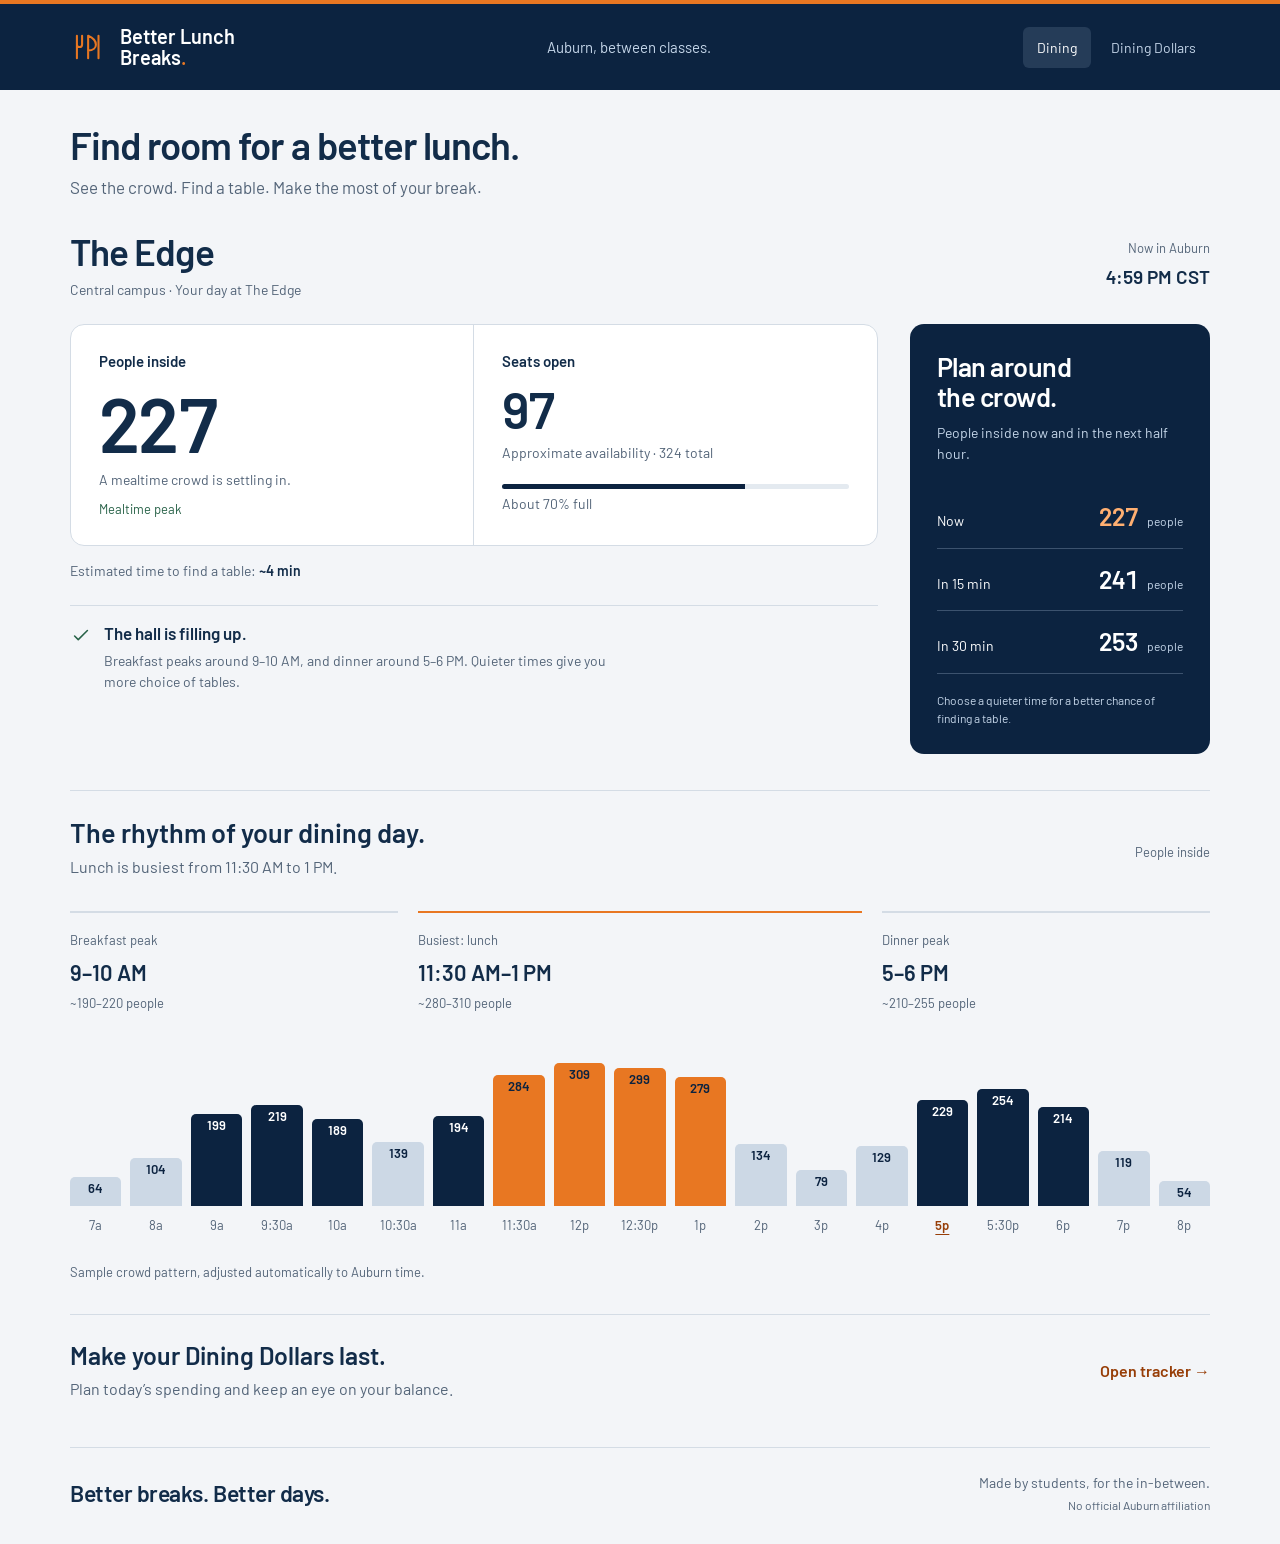
<file: index.html>
<!doctype html>
<html lang="en">
<head>
<meta charset="utf-8"><meta name="viewport" content="width=device-width, initial-scale=1"><meta name="theme-color" content="#0c2340">
<meta name="description" content="Find a table at Auburn with dining hall crowd levels, rough open seating, and a personal Dining Dollars tracker.">
<title>Better Lunch Breaks · Auburn dining</title>
<link rel="preload" href="assets/fonts/barlow-regular.ttf" as="font" type="font/ttf" crossorigin><link rel="stylesheet" href="styles.css">
<script defer src="data.js"></script><script defer src="dining.js"></script>
</head><body>
<a class="skip" href="#main">Skip to content</a>
<header class="topbar"><a class="brand" href="./"><svg class="brand-icon" viewBox="0 0 44 44" aria-hidden="true"><path d="M8 9v26M14 9v10a3 3 0 0 1-6 0M21 9v26M21 9c12 5 12 17 0 17M33 9v26"/></svg><span>Better Lunch<span>Breaks<span class="brand-dot">.</span></span></span></a><span class="campus">Auburn, between classes.</span><nav class="page-nav" aria-label="Main navigation"><a href="./" aria-current="page">Dining</a><a href="dollars.html">Dining Dollars</a></nav></header>
<main id="main"><div class="intro"><div><h1>Find room for a better lunch.</h1><p>See the crowd. Find a table. Make the most of your break.</p></div></div>
<section aria-labelledby="hall-title"><div class="detail-heading"><div><h2 id="hall-title">The Edge</h2><p>Central campus · Your day at The Edge</p></div><div class="current-time"><span>Now in Auburn</span><time id="dining-clock"></time></div></div>
<div class="dining-layout"><div class="dining-main"><div class="stats"><div class="wait"><span class="stat-label">People inside</span><strong><span id="people-count" class="metric-value">—</span></strong><p id="crowd-detail"></p><span id="crowd" class="crowd"></span></div><div class="capacity"><span class="stat-label">Seats open</span><div class="seat-number"><strong id="open-count" class="range-value"></strong></div><p>Approximate availability · 324 total</p><div class="meter" aria-hidden="true"><div id="meter-fill"></div></div><p id="occupancy"></p></div></div><p class="table-wait">Estimated time to find a table: <strong>~<span id="wait-count">—</span> min</strong></p><div class="recommendation"><svg viewBox="0 0 24 24" aria-hidden="true"><path d="m5 12 4 4L19 6"/></svg><div><h3 id="recommendation-title"></h3><p id="recommendation-copy"></p></div></div></div><aside class="forecast" aria-labelledby="forecast-title"><div class="forecast-intro"><h3 id="forecast-title">Plan around the crowd.</h3><p>People inside now and in the next half hour.</p></div><div id="forecast" class="forecast-times"></div><p class="forecast-note">Choose a quieter time for a better chance of finding a table.</p></aside></div>
<section class="rush-section" aria-labelledby="rush-title"><div class="section-head"><div><h3 id="rush-title">The rhythm of your dining day.</h3><p>Lunch is busiest from 11:30 AM to 1 PM.</p></div><span class="local-note">People inside</span></div><div class="meal-periods"><div><span>Breakfast peak</span><strong>9–10 AM</strong><small>~190–220 people</small></div><div class="lunch-period"><span>Busiest: lunch</span><strong>11:30 AM–1 PM</strong><small>~280–310 people</small></div><div><span>Dinner peak</span><strong>5–6 PM</strong><small>~210–255 people</small></div></div><div class="rush-chart-scroll" tabindex="0" role="region" aria-label="Daily crowd chart. Scroll to see all times."><div id="rush-chart" class="rush-chart"></div></div></section>
<p class="local-note sample-note">Sample crowd pattern, adjusted automatically to Auburn time.</p></section>
<a class="budget-link" href="dollars.html"><div><h2>Make your Dining Dollars last.</h2><p>Plan today’s spending and keep an eye on your balance.</p></div><span>Open tracker →</span></a>
</main><footer><span class="footer-brand">Better breaks. Better days.</span><span>Made by students, for the in-between.<small>No official Auburn affiliation</small></span></footer>
</body></html>
</file>
<file: styles.css>
@font-face {
  font-family: Barlow;
  src: url('assets/fonts/barlow-regular.ttf') format('truetype');
  font-weight: 400;
  font-display: swap;
}
@font-face {
  font-family: Barlow;
  src: url('assets/fonts/barlow-semibold.ttf') format('truetype');
  font-weight: 600 800;
  font-display: swap;
}
:root {
  --navy: #0c2340;
  --orange: #e87722;
  --orange-ink: #973e08;
  --paper: #f3f5f8;
  --white: #ffffff;
  --text: #122c49;
  --muted: #536478;
  --line: #d4dce5;
  --soft-blue: #e9eff6;
  --soft-orange: #fff0e3;
  --green: #286248;
  --soft-green: #edf5ef;
  --radius: 14px;
  font-family: Barlow, Arial, sans-serif;
  font-synthesis: none;
  color: var(--text);
  background: var(--paper);
  line-height: 1.5;
  scrollbar-color: #7b8da2 var(--paper);
}
* { box-sizing: border-box; }
body { margin: 0; }
::selection { background: var(--orange); color: var(--navy); }
h1, h2, h3, p { margin: 0; }
h1, h2, h3 { font-weight: 600; line-height: 1.12; text-wrap: balance; }
button, input, select { font: inherit; }
button, a, input, select { touch-action: manipulation; }
button { cursor: pointer; color: inherit; min-height: 46px; }
button, a { -webkit-tap-highlight-color: transparent; }
button { transition: background-color 160ms ease-out, color 160ms ease-out; }
a { color: inherit; text-underline-offset: 4px; }
button:focus-visible, a:focus-visible, summary:focus-visible, input:focus-visible, select:focus-visible {
  outline: 3px solid var(--orange-ink);
  outline-offset: 4px;
}
.topbar button:focus-visible, .topbar a:focus-visible { outline-color: #ffc68f; }
button:disabled { cursor: default; opacity: .55; }
[hidden] { display: none !important; }
svg { width: 22px; height: 22px; flex-shrink: 0; fill: none; stroke: currentColor; stroke-width: 1.7; stroke-linecap: round; stroke-linejoin: round; }
.topbar { display: flex; justify-content: space-between; align-items: center; gap: 24px; padding: 22px max(28px, calc((100vw - 1140px) / 2)); background: var(--navy); color: white; border-top: 4px solid var(--orange); }
.brand { display: flex; gap: 12px; align-items: center; text-decoration: none; font-size: 20px; font-weight: 600; line-height: 1.03; }
.brand > span > span { display: block; }
.brand .brand-dot { color: var(--orange); }
.brand-icon { width: 38px; height: 42px; stroke: var(--orange); stroke-width: 2.4; }
.campus { color: #c5d6e9; font-size: 15px; }
.profile { display: flex; align-items: center; gap: 10px; background: transparent; color: white; border: 1px solid #5a6c83; padding: 8px 14px; border-radius: 8px; font-size: 14px; }
.profile:hover { background: #253c58; }
main { width: min(1140px, calc(100% - 56px)); margin: 0 auto; padding: 34px 0 20px; }
.intro { display: flex; justify-content: space-between; align-items: center; gap: 24px; margin-bottom: 30px; }
h1 { font-size: clamp(26px, 3vw, 40px); letter-spacing: -.025em; }
.intro p { color: var(--muted); margin-top: 8px; font-size: 17px; }
.text-button { display: inline-flex; gap: 7px; align-items: center; background: none; border: none; padding: 5px 0; font-size: 14px; text-decoration: underline; text-underline-offset: 4px; }
.text-button svg { width: 16px; height: 16px; }
.local-note { font-size: 13px; color: var(--muted); line-height: 1.6; }
.detail-heading { display: flex; align-items: center; justify-content: space-between; gap: 20px; margin-bottom: 24px; }
.detail-heading h2 { font-size: 37px; letter-spacing: -.025em; }
.detail-heading p { margin-top: 7px; color: var(--muted); font-size: 14px; }
.detail-heading p span { margin: 0 5px; color: #9aa6b5; }
.dining-layout { display: grid; grid-template-columns: minmax(0, 1fr) 300px; gap: 32px; align-items: stretch; }
.dining-main { min-width: 0; }
.stats { display: grid; grid-template-columns: 1.35fr 1fr; background: var(--white); border-radius: var(--radius); border: 1px solid var(--line); }
.stats > div { padding: 25px 28px; }
.capacity { border-right: 1px solid var(--line); }
.stat-label { display: flex; align-items: center; justify-content: space-between; gap: 10px; font-size: 15px; font-weight: 600; }
.stat-label > span { font-size: 12px; font-weight: 400; color: var(--muted); }
.seat-number { display: flex; align-items: baseline; gap: 12px; margin-top: 9px; }
.stats strong { font-size: 76px; font-weight: 600; letter-spacing: -.035em; line-height: 1.1; font-variant-numeric: tabular-nums; }
.seat-number > span { font-size: 14px; color: var(--muted); }
.stats p { font-size: 14px; color: var(--muted); margin-top: 4px; }
.meter { height: 5px; border-radius: 3px; background: #e4eaf0; margin-top: 21px; overflow: hidden; }
.meter > div { height: 100%; background: var(--navy); transition: width 220ms ease-out; }
.crowd { display: block; margin-top: 10px; font-size: 13px; color: var(--green); }
.wait { position: relative; }
.wait > strong { display: block; margin-top: 9px; }
.wait > strong > span { font-size: 26px; letter-spacing: -.02em; font-weight: 400; }
.primary, .secondary { display: inline-flex; justify-content: center; align-items: center; gap: 22px; padding: 13px 20px; min-height: 50px; border-radius: 7px; font-weight: 600; font-size: 16px; }
.primary { background: var(--navy); color: white; border: 1px solid var(--navy); }
.primary:hover { background: #244769; }
.secondary { border: 1px solid #718298; color: var(--navy); background: transparent; }
.secondary:hover { background: var(--soft-blue); }
.recommendation { display: flex; align-items: flex-start; gap: 12px; padding: 18px 0 0; border-top: 1px solid var(--line); }
.recommendation > svg { color: var(--green); margin-top: 1px; }
.recommendation h3 { font-size: 17px; }
.recommendation p { color: var(--muted); font-size: 14px; max-width: 65ch; margin-top: 7px; }
.forecast { background: var(--navy); color: white; border-radius: var(--radius); padding: 27px; display: flex; flex-direction: column; justify-content: space-between; }
.forecast h3 { font-size: 27px; letter-spacing: -.02em; }
.forecast-intro p { font-size: 14px; color: #c5d6e9; margin-top: 11px; }
.forecast-times { margin-top: 22px; }
.forecast-times > div { display: grid; grid-template-columns: 1fr auto auto; gap: 9px; align-items: baseline; padding: 12px 0; border-bottom: 1px solid #3c526e; font-size: 14px; }
.forecast-times strong { font-weight: 600; font-size: 25px; font-variant-numeric: tabular-nums; }
.forecast-times small { color: #c5d6e9; font-size: 12px; }
.forecast-now strong { color: #ffaf71; }
.forecast-note { color: #c5d6e9; font-size: 12px; margin-top: 17px; }
.forecast-note br { display: none; }
.status { font-size: 14px; color: var(--muted); margin: 25px 0 0; padding: 13px 0; border-bottom: 1px solid var(--line); }
.about { margin-top: 30px; color: var(--muted); font-size: 14px; }
.about summary { cursor: pointer; padding: 10px 0; }
.about p { margin-top: 8px; max-width: 75ch; }
footer { width: min(1140px, calc(100% - 56px)); margin: 22px auto 0; padding: 24px 0 30px; border-top: 1px solid var(--line); display: flex; justify-content: space-between; align-items: center; gap: 20px; }
.footer-brand { font-size: 23px; font-weight: 600; letter-spacing: -.02em; }
footer > span:last-child { color: var(--muted); font-size: 14px; text-align: right; }
footer small { display: block; font-size: 12px; margin-top: 3px; }
label { display: block; font-size: 14px; margin: 20px 0 7px; }
input, select { width: 100%; min-height: 48px; border: 1px solid #718298; border-radius: 6px; padding: 11px; color: var(--text); background: white; caret-color: var(--orange-ink); }
input::placeholder { color: #5a697b; }
.skip { position: fixed; top: 10px; left: 15px; transform: translateY(-200%); z-index: 10; background: white; color: var(--navy); padding: 12px 17px; border-radius: 5px; }
.skip:focus { transform: none; }
@media (max-width: 1000px) {
  .dining-layout { grid-template-columns: minmax(0, 1fr) 260px; gap: 23px; }
  .stats > div { padding: 22px 20px; }
  .seat-number { gap: 6px; }
  .seat-number > span { font-size: 12px; }
  .stats strong { font-size: 66px; }
  .forecast { padding: 23px; }
  .forecast h3 { font-size: 25px; }
  .intro { align-items: flex-start; flex-direction: column; gap: 12px; }
  .campus { display: none; }
}
@media (max-width: 760px) {
  .topbar { padding: 15px 22px; gap: 16px; }
  .brand { font-size: 17px; gap: 8px; }
  .brand-icon { width: 29px; height: 36px; }
  .profile { padding: 7px 10px; font-size: 12px; min-height: 44px; gap: 6px; }
  main { width: calc(100% - 40px); padding-top: 24px; }
  .intro { gap: 7px; margin-bottom: 24px; }
  h1 { font-size: 28px; max-width: 330px; }
  .intro p { font-size: 15px; margin-top: 7px; }
  .text-button { min-height: 36px; font-size: 13px; }
  .detail-heading { margin-bottom: 18px; gap: 12px; align-items: flex-start; }
  .detail-heading h2 { font-size: 32px; }
  .detail-heading p { font-size: 12px; margin-top: 6px; }
  .detail-heading p span { margin: 0 2px; }
  .dining-layout { display: flex; flex-direction: column; gap: 25px; }
  .stats > div { padding: 18px 16px; }
  .stats { grid-template-columns: 1.1fr 1fr; }
  .stat-label { font-size: 14px; gap: 7px; }
  .stat-label > span { font-size: 11px; }
  .stats strong { font-size: 61px; }
  .seat-number { display: block; margin-top: 8px; }
  .seat-number > span { display: block; font-size: 12px; }
  .stats p { font-size: 12px; }
  .meter { margin-top: 14px; }
  .crowd { font-size: 12px; line-height: 1.4; }
  .wait > strong { margin-top: 8px; }
  .wait > strong > span { font-size: 22px; }
  .recommendation { padding-top: 17px; gap: 10px; }
  .recommendation h3 { font-size: 16px; }
  .recommendation p { font-size: 14px; }
  .forecast { padding: 22px; }
  .forecast-intro { display: flex; align-items: flex-start; gap: 20px; }
  .forecast h3 { font-size: 23px; flex: 1; }
  .forecast-intro p { font-size: 13px; margin: 0; max-width: 120px; }
  .forecast-times { display: grid; grid-template-columns: repeat(3, 1fr); gap: 10px; margin-top: 18px; }
  .forecast-times > div { display: flex; align-items: flex-start; flex-direction: column; gap: 2px; padding: 0 0 12px; font-size: 12px; }
  .forecast-times strong { font-size: 29px; }
  .forecast-times small { font-size: 12px; }
  .forecast-note { font-size: 12px; margin-top: 13px; }
  .status { margin-top: 15px; font-size: 13px; }
  .section-head { align-items: flex-start; gap: 10px; }
  .section-head h3 { font-size: 28px; }
  .section-head p { font-size: 13px; }
  .floor-plan { padding: 17px 14px 5px; }
  footer { width: calc(100% - 40px); flex-direction: column; align-items: flex-start; gap: 8px; margin-top: 12px; }
  footer > span:last-child { text-align: left; font-size: 13px; }
  footer small { font-size: 12px; }
}
@media (max-width: 360px) {
  .detail-heading { flex-wrap: wrap; gap: 5px; }
  .stats > div { padding: 16px 12px; }
  .stat-label { flex-wrap: wrap; gap: 3px; }
}
@media (prefers-reduced-motion: reduce) {
  *, *::before, *::after { transition: none !important; scroll-behavior: auto !important; }
}
/* Hall estimates and personal budget share the Auburn type and color system. */
.profile { text-decoration: none; }
.scenario { max-width: 240px; }
.scenario label { margin-top: 0; }
.stats { grid-template-columns: 1fr 1fr; }
.stats .wait { border-right: 1px solid var(--line); }
.stats .capacity { border-right: 0; }
.stats .metric-value { font-size: inherit; font-weight: 600; }
.stats .range-value { font-size: clamp(38px, 4vw, 59px); }
.recommendation { margin-top: 24px; }
.assumptions { margin-top: 24px; font-size: 14px; color: var(--muted); }
summary { cursor: pointer; min-height: 44px; padding: 10px 0; }
.assumptions > p { margin: 10px 0; max-width: 70ch; }
.form-grid { display: grid; grid-template-columns: 1fr 1fr; gap: 0 16px; }
form button[type=submit] { margin-top: 20px; }
#scan-status { margin-top: 12px; color: var(--orange-ink); }
.budget-section { margin-top: 52px; padding-top: 34px; border-top: 1px solid var(--line); scroll-margin-top: 20px; }
.section-head { display: flex; justify-content: space-between; align-items: center; gap: 20px; }
.section-head h2 { font-size: clamp(26px, 3vw, 34px); letter-spacing: -.025em; }
.section-head p { color: var(--muted); margin: 8px 0; }
.section-head a { flex-shrink: 0; }
.budget-layout { display: grid; grid-template-columns: minmax(0, 1.35fr) minmax(0, 1fr); gap: 40px; margin-top: 24px; }
.balance-line { display: grid; grid-template-columns: 1fr 1fr; gap: 20px; padding: 25px 0; }
.balance-line span { display: block; color: var(--muted); font-size: 14px; }
.balance-line strong { display: block; font-size: clamp(30px, 3.3vw, 46px); font-weight: 600; font-variant-numeric: tabular-nums; letter-spacing: -.025em; }
.balance-line > div:last-child strong { color: var(--orange-ink); }
#pace { font-size: 14px; margin-bottom: 12px; }
.budget-meter { height: 6px; border-radius: 4px; background: var(--line); overflow: hidden; margin: 16px 0 10px; }
.budget-meter > div { height: 100%; background: var(--green); }
#purchase-form { margin-top: 28px; }
#purchase-form h3, .budget-settings h3, .history-head h3, .empty-state h3 { font-size: 23px; }
.budget-settings { background: white; border: 1px solid var(--line); border-radius: 14px; padding: 26px; scroll-margin-top: 20px; }
.budget-settings > p { margin-top: 10px; }
.quick-amounts { display: flex; gap: 10px; margin-top: 14px; }
.quick-amounts button { flex: 1; border: 1px solid var(--line); border-radius: 6px; background: white; }
.quick-amounts button:hover { background: var(--soft-orange); }
.history-head { display: flex; align-items: center; justify-content: space-between; gap: 16px; margin-top: 32px; }
.history { list-style: none; padding: 0; margin: 16px 0 0; }
.history li { display: flex; gap: 20px; align-items: center; padding: 15px 0; border-top: 1px solid var(--line); }
.history li > div { flex: 1; min-width: 0; overflow-wrap: anywhere; }
.history strong, .history small { display: block; }
.history small { color: var(--muted); font-size: 12px; }
.history li > span { font-variant-numeric: tabular-nums; white-space: nowrap; }
.empty-state { padding: 24px 0; }
.empty-state p { color: var(--muted); margin-top: 10px; }
input[type=date] { min-width: 0; }
@media (max-width: 760px) {
  .detail-heading { flex-direction: column; }
  .scenario { max-width: none; width: 100%; }
  .stats { grid-template-columns: 1fr 1fr; }
  .stats .range-value { font-size: 34px; }
  .budget-layout { grid-template-columns: 1fr; gap: 24px; }
  .budget-settings { padding: 20px; }
  .section-head { align-items: flex-start; }
  .section-head a { font-size: 13px; }
  .budget-section { margin-top: 36px; padding-top: 26px; }
  .balance-line { gap: 12px; }
  .balance-line strong { font-size: 32px; }
  .history li { gap: 12px; }
}
@media (max-width: 370px) {
  .form-grid { grid-template-columns: 1fr; }
  .balance-line strong { font-size: 28px; }
  .stats > div { padding: 16px 12px; }
  .stats .range-value { font-size: 29px; }
}
.form-grid { grid-template-columns: repeat(2, minmax(0, 1fr)); }
.form-grid > div, .budget-layout > div, .budget-settings { min-width: 0; }
@media (max-width: 370px) { .form-grid { grid-template-columns: 1fr; } }
.page-nav { display: flex; align-items: center; gap: 6px; }
.page-nav a { color: #c5d6e9; text-decoration: none; border-radius: 6px; padding: 10px 14px; font-size: 14px; }
.page-nav a[aria-current=page] { background: #253c58; color: white; }
.page-nav a:hover { color: white; background: #253c58; }
.rush-section { margin-top: 36px; padding-top: 26px; border-top: 1px solid var(--line); }
.rush-section h3 { font-size: 27px; }
.rush-chart { display: grid; grid-template-columns: repeat(8, minmax(0, 1fr)); gap: 22px; align-items: end; margin-top: 26px; }
.rush-column { display: flex; flex-direction: column; justify-content: flex-end; align-items: center; gap: 10px; font-size: 13px; color: var(--muted); }
.rush-bar { width: 100%; background: #ccd8e5; border-radius: 5px 5px 0 0; display: flex; justify-content: center; align-items: flex-start; color: var(--navy); min-height: 24px; }
.rush-column:nth-child(4) .rush-bar { background: var(--orange); }
.rush-column:nth-child(5) .rush-bar { background: var(--navy); color: white; }
.rush-bar strong { padding-top: 2px; font-size: 13px; }
.sample-note { margin-top: 16px; }
.budget-link { display: flex; justify-content: space-between; align-items: center; gap: 24px; border-top: 1px solid var(--line); margin-top: 32px; padding: 26px 0 4px; text-decoration: none; }
.budget-link h2 { font-size: 25px; }
.budget-link p { color: var(--muted); margin-top: 8px; }
.budget-link > span { color: var(--orange-ink); font-weight: 600; white-space: nowrap; }
.tracker { border: 0; padding-top: 0; margin-top: 0; max-width: 850px; margin-inline: auto; }
.tracker-nav { display: flex; border-bottom: 1px solid var(--line); gap: 10px; margin: 22px 0; }
.tracker-nav button { border: 0; border-bottom: 3px solid transparent; background: transparent; color: var(--muted); padding: 12px 18px; }
.tracker-nav button[aria-pressed=true] { border-bottom-color: var(--orange); color: var(--navy); font-weight: 600; }
.tracker-view { min-height: 280px; }
.tracker-view .balance-line { padding-top: 10px; }
.tracker-stats { display: grid; grid-template-columns: repeat(4, minmax(0, 1fr)); gap: 20px; padding: 26px 0; margin-top: 18px; border-top: 1px solid var(--line); }
.tracker-stats strong, .tracker-stats span { display: block; }
.tracker-stats strong { font-size: 26px; font-variant-numeric: tabular-nums; font-weight: 600; }
.tracker-stats span { font-size: 13px; color: var(--muted); margin-top: 5px; }
.tracker-view #purchase-form { margin-top: 0; max-width: 560px; }
.tracker-view .history-head { margin-top: 0; }
.tracker .empty-state button { margin-top: 18px; }
@media (max-width: 760px) {
 .topbar { flex-wrap: wrap; gap: 12px; }
 .page-nav { margin-left: auto; }
 .page-nav a { padding: 10px 8px; font-size: 12px; }
 .rush-chart { gap: 9px; }
 .rush-column { font-size: 11px; }
 .rush-section .section-head { flex-direction: column; gap: 6px; }
 .budget-link { align-items: flex-start; flex-direction: column; gap: 12px; }
 .tracker-nav { gap: 0; }
 .tracker-nav button { padding: 11px 10px; flex: 1; font-size: 13px; }
 .tracker-stats { grid-template-columns: repeat(2, minmax(0, 1fr)); gap: 22px; }
 .tracker .balance-line { grid-template-columns: 1fr; gap: 20px; }
 .tracker .balance-line strong { font-size: 44px; }
}
.meal-periods {display:grid;grid-template-columns:1fr 1.35fr 1fr;gap:20px;margin:24px 0 12px;}
.meal-periods > div {padding:18px 0;border-top:2px solid var(--line);}
.meal-periods > .lunch-period {border-top-color:var(--orange);}
.meal-periods span,.meal-periods strong,.meal-periods small {display:block;}
.meal-periods span,.meal-periods small {color:var(--muted);font-size:13px;}
.meal-periods strong {font-size:22px;margin:5px 0;}
.rush-chart-scroll {overflow-x:auto;padding:0 0 10px;scrollbar-color:#7b8da2 var(--paper);}
.rush-chart {grid-template-columns:repeat(19,minmax(0,1fr));gap:9px;min-width:800px;margin-top:20px;}
.rush-column {border:0;background:none;padding:0;min-height:0;color:var(--muted);font-family:inherit;}
.rush-column:hover .rush-bar {background:#b2c4d9;}
.rush-column:nth-child(n) .rush-bar {background:#ccd8e5;color:var(--navy);}
.rush-column.meal-peak .rush-bar {background:var(--navy);color:white;}
.rush-column.lunch-peak .rush-bar {background:var(--orange);color:var(--navy);}
.rush-column.selected-time > span:last-child {font-weight:600;color:var(--orange-ink);text-decoration:underline;text-underline-offset:4px;}
@media(max-width:760px){.meal-periods{gap:12px;grid-template-columns:1fr;}.meal-periods>div{display:grid;grid-template-columns:1fr auto;gap:2px 15px;padding:13px 0;}.meal-periods strong{font-size:19px;margin:0;}.meal-periods small{grid-column:1/-1;}.rush-chart{gap:9px;}}
.table-wait { margin-top:14px; font-size:14px; color:var(--muted); }
.table-wait strong { color:var(--text); font-weight:600; white-space:nowrap; }
.current-time { text-align:right; }
.current-time span {display:block;font-size:13px;color:var(--muted);}
.current-time time {display:block;font-size:19px;font-weight:600;margin-top:4px;font-variant-numeric:tabular-nums;}
@media(max-width:760px){.detail-heading{flex-direction:row;align-items:flex-start;}.current-time{flex-shrink:0;}.current-time time{font-size:16px;}}
</file>
